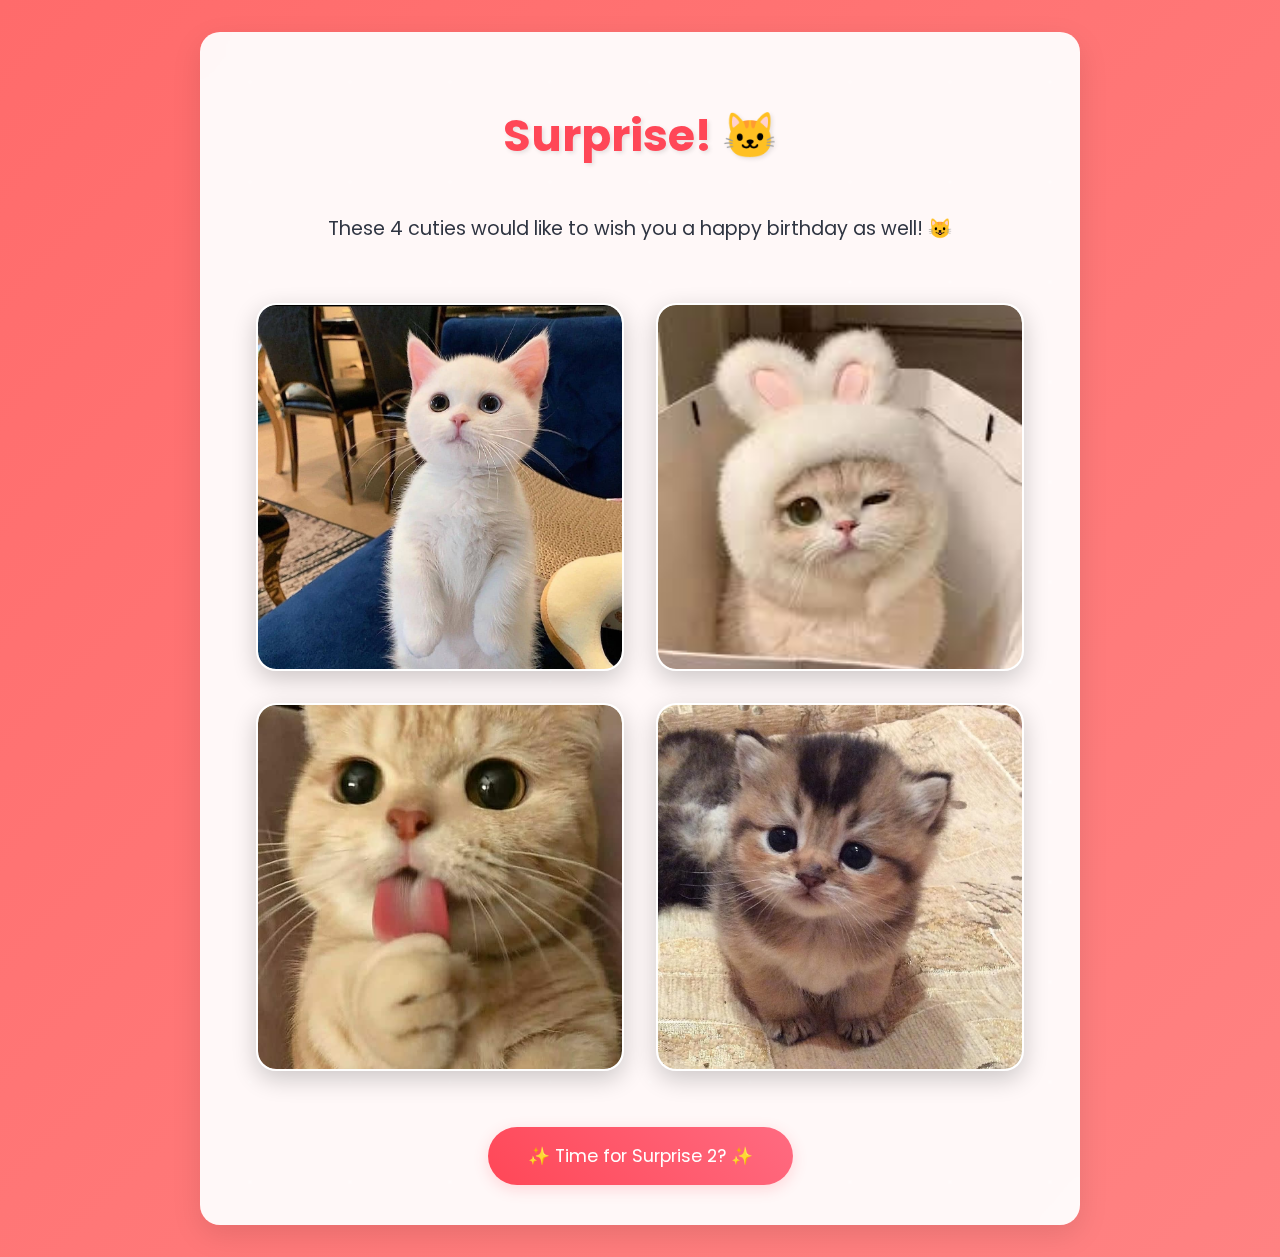
<file: note.html>
<!DOCTYPE html>
<html lang="en">
<head>
    <meta charset="UTF-8">
    <meta name="viewport" content="width=device-width, initial-scale=1.0">
    <title>A Special Note</title>
    <link rel="preconnect" href="https://fonts.googleapis.com">
    <link rel="preconnect" href="https://fonts.gstatic.com" crossorigin>
    <link href="https://fonts.googleapis.com/css2?family=Playfair+Display:ital,wght@0,400;0,700;1,400&family=Poppins:wght@400;500&display=swap" rel="stylesheet">
    <link rel="stylesheet" href="styles.css">
    <style>
        .cat-gallery {
            display: grid;
            grid-template-columns: repeat(2, 1fr);
            gap: 2rem;
            margin: 2.5rem 0;
            padding: 1rem;
        }
        
        .cat-card {
            position: relative;
            border-radius: 20px;
            overflow: hidden;
            box-shadow: 0 8px 25px rgba(0, 0, 0, 0.2);
            transition: all 0.4s cubic-bezier(0.4, 0, 0.2, 1);
            border: 2px solid rgba(255, 255, 255, 0.1);
            background: rgba(255, 255, 255, 0.05);
            backdrop-filter: blur(5px);
            aspect-ratio: 1;
        }
        
        .cat-card:hover {
            transform: translateY(-5px);
            box-shadow: 0 12px 30px rgba(0, 0, 0, 0.3);
            border-color: rgba(255, 255, 255, 0.2);
        }
        
        .cat-image {
            width: 100%;
            height: 100%;
            object-fit: cover;
            border-radius: 18px;
            transition: transform 0.4s ease;
        }
        
        .cat-card:hover .cat-image {
            transform: scale(1.05);
        }
        
        .cat-message {
            position: absolute;
            bottom: 0;
            left: 0;
            right: 0;
            padding: 1rem;
            background: rgba(0, 0, 0, 0.7);
            color: white;
            font-family: 'Playfair Display', serif;
            font-style: italic;
            font-size: 1rem;
            opacity: 0;
            transform: translateY(100%);
            transition: all 0.3s ease;
            backdrop-filter: blur(5px);
            text-align: center;
            border-bottom-left-radius: 18px;
            border-bottom-right-radius: 18px;
        }
        
        .cat-card:hover .cat-message {
            opacity: 1;
            transform: translateY(0);
        }

        @media (max-width: 768px) {
            .cat-gallery {
                grid-template-columns: 1fr;
                gap: 1.5rem;
            }
        }
    </style>
</head>
<body>
    <div class="container">
        <h1>Surprise! 🐱</h1>
        <p>These 4 cuties would like to wish you a happy birthday as well! 😺</p>
        <div class="cat-gallery">
            <div class="cat-card">
                <img src="images/v82wta66q5971.jpg" alt="Cute Cat 1" class="cat-image">
                <div class="cat-message">Loading...</div>
            </div>
            <div class="cat-card">
                <img src="images/images.jpg" alt="Cute Cat 2" class="cat-image">
                <div class="cat-message">Loading... 🎂</div>
            </div>
            <div class="cat-card">
                <img src="images/4_Image.jpg" alt="Cute Cat 3" class="cat-image">
                <div class="cat-message">Loading...</div>
            </div>
            <div class="cat-card">
                <img src="images/0_A7MUqyCLvZDcHkfM.jpg" alt="Cute Cat 4" class="cat-image">
                <div class="cat-message">Loading...</div>
            </div>
        </div>
        <div class="buttons">
            <a href="index.html" class="btn">✨ Time for Surprise 2? ✨</a>
        </div>
    </div>
</body>
</html>
</file>
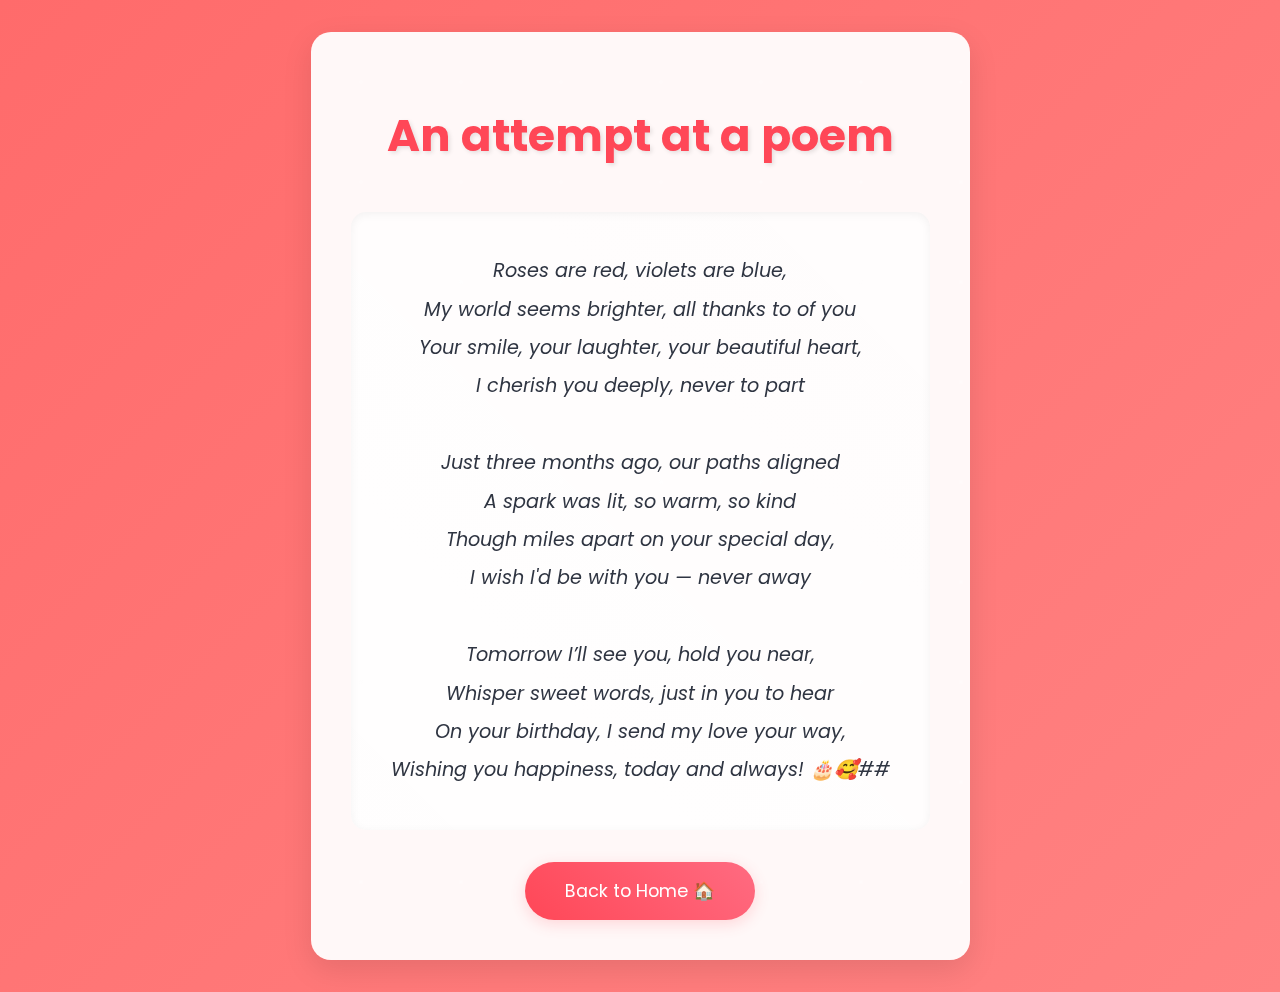
<file: poem.html>
<!DOCTYPE html>
<html lang="en">
<head>
    <meta charset="UTF-8">
    <meta name="viewport" content="width=device-width, initial-scale=1.0">
    <title>A Poem for You</title>
    <link rel="preconnect" href="https://fonts.googleapis.com">
    <link rel="preconnect" href="https://fonts.gstatic.com" crossorigin>
    <link href="https://fonts.googleapis.com/css2?family=Poppins:wght@400;700&display=swap" rel="stylesheet">
    <link rel="stylesheet" href="styles.css">
</head>
<body>
    <div class="container">
        <h1>An attempt at a poem</h1>
        <p class="poem">
            Roses are red, violets are blue,<br>
            My world seems brighter, all thanks to of you <br>
            Your smile, your laughter, your beautiful heart,<br>
            I cherish you deeply, never to part <br>
            <br>
            Just three months ago, our paths aligned <br>
            A spark was lit, so warm, so kind <br>
            Though miles apart on your special day, <br>
            I wish I'd be with you — never away <br>
            <br>
            Tomorrow I’ll see you, hold you near, <br>
            Whisper sweet words, just in you to hear <br>
            On your birthday, I send my love your way,<br>
            Wishing you happiness, today and always! 🎂🥰##
        </p>
        <div class="buttons">
            <a href="index.html" class="btn">Back to Home 🏠</a>
        </div>
    </div>
</body>
</html>
</file>
<file: styles.css>
body {
    font-family: 'Poppins', sans-serif;
    margin: 0;
    padding: 0;
    min-height: 100vh;
    background: linear-gradient(135deg, #ff6b6b, #ff9999, #ffc2c2);
    background-size: 400% 400%;
    animation: gradient 15s ease infinite;
    display: flex;
    justify-content: center;
    align-items: center;
    position: relative;
    overflow: hidden;
}

@keyframes gradient {
    0% { background-position: 0% 50%; }
    50% { background-position: 100% 50%; }
    100% { background-position: 0% 50%; }
}

.container {
    max-width: 800px;
    margin: 2rem;
    background: rgba(255, 255, 255, 0.95);
    padding: 2.5rem;
    border-radius: 20px;
    box-shadow: 0 10px 30px rgba(0, 0, 0, 0.1);
    backdrop-filter: blur(10px);
    transform: translateY(0);
    transition: transform 0.3s ease;
    animation: float 6s ease-in-out infinite;
    text-align: center;
    position: relative;
    overflow: hidden;
}

.container::after {
    content: '';
    position: absolute;
    top: 0;
    left: 0;
    right: 0;
    bottom: 0;
    background: linear-gradient(45deg, 
        rgba(255, 255, 255, 0) 0%,
        rgba(255, 255, 255, 0.1) 50%,
        rgba(255, 255, 255, 0) 100%);
    transform: translateX(-100%);
    animation: shine 8s infinite;
}

@keyframes shine {
    0% { transform: translateX(-100%); }
    20% { transform: translateX(100%); }
    100% { transform: translateX(100%); }
}

@keyframes float {
    0% { transform: translateY(0px); }
    50% { transform: translateY(-20px); }
    100% { transform: translateY(0px); }
}

.profile-pic, .cat-image {
    width: 250px;
    height: 250px;
    object-fit: cover;
    border-radius: 20px;
    margin-bottom: 2rem;
    box-shadow: 0 8px 20px rgba(0, 0, 0, 0.1);
    transition: all 0.5s ease;
    position: relative;
}

.profile-pic:hover, .cat-image:hover {
    transform: scale(1.05) rotate(2deg);
    box-shadow: 0 15px 30px rgba(0, 0, 0, 0.2);
}

.profile-pic::before, .cat-image::before {
    content: '';
    position: absolute;
    top: 0;
    left: 0;
    right: 0;
    bottom: 0;
    border-radius: 20px;
    background: linear-gradient(45deg, rgba(255,71,87,0.3), rgba(255,107,129,0.3));
    opacity: 0;
    transition: opacity 0.3s ease;
}

.profile-pic:hover::before, .cat-image:hover::before {
    opacity: 1;
}

h1 {
    color: #ff4757;
    font-size: 2.8rem;
    margin-bottom: 1.5rem;
    font-weight: 700;
    text-shadow: 2px 2px 4px rgba(0, 0, 0, 0.1);
    position: relative;
    display: inline-block;
}

h1::after {
    content: '';
    position: absolute;
    left: 0;
    bottom: -10px;
    width: 100%;
    height: 3px;
    background: linear-gradient(90deg, #ff4757, #ff6b81, #ff4757);
    transform: scaleX(0);
    transform-origin: left;
    transition: transform 0.3s ease;
}

.container:hover h1::after {
    transform: scaleX(1);
}

p {
    font-size: 1.2rem;
    color: #2f3542;
    line-height: 1.8;
    margin-bottom: 2rem;
    transition: transform 0.3s ease;
}

p:hover {
    transform: translateY(-2px);
}

.buttons {
    display: flex;
    gap: 1.5rem;
    justify-content: center;
    flex-wrap: wrap;
    margin-top: 2rem;
}

.btn {
    display: inline-block;
    padding: 1rem 2.5rem;
    font-size: 1.1rem;
    color: white;
    background: linear-gradient(45deg, #ff4757, #ff6b81);
    text-decoration: none;
    border-radius: 50px;
    transition: all 0.3s ease;
    box-shadow: 0 4px 15px rgba(255, 71, 87, 0.2);
    position: relative;
    overflow: hidden;
}

.btn::before {
    content: '';
    position: absolute;
    top: 0;
    left: 0;
    width: 100%;
    height: 100%;
    background: linear-gradient(45deg, rgba(255,255,255,0.1), rgba(255,255,255,0.2));
    transform: translateX(-100%) rotate(45deg);
    transition: transform 0.6s ease;
}

.btn:hover {
    transform: translateY(-3px);
    box-shadow: 0 8px 25px rgba(255, 71, 87, 0.3);
    background: linear-gradient(45deg, #ff6b81, #ff4757);
}

.btn:hover::before {
    transform: translateX(100%) rotate(45deg);
}

.poem {
    font-style: italic;
    line-height: 2;
    background: linear-gradient(45deg, rgba(255, 255, 255, 0.9), rgba(255, 255, 255, 0.7));
    padding: 2.5rem;
    border-radius: 15px;
    box-shadow: inset 0 2px 10px rgba(0, 0, 0, 0.05);
    position: relative;
    transition: all 0.3s ease;
}

.poem:hover {
    transform: translateY(-5px);
    box-shadow: inset 0 2px 15px rgba(0, 0, 0, 0.1);
}

/* Floating particles with multiple sizes */
.container::before {
    content: '';
    position: fixed;
    top: 0;
    left: 0;
    width: 100%;
    height: 100%;
    pointer-events: none;
    background-image: 
        url("data:image/svg+xml,%3Csvg width='100' height='100' viewBox='0 0 100 100' xmlns='http://www.w3.org/2000/svg'%3E%3Ccircle cx='50' cy='50' r='2' fill='rgba(255,255,255,0.2)'/%3E%3C/svg%3E"),
        url("data:image/svg+xml,%3Csvg width='100' height='100' viewBox='0 0 100 100' xmlns='http://www.w3.org/2000/svg'%3E%3Ccircle cx='50' cy='50' r='1' fill='rgba(255,255,255,0.15)'/%3E%3C/svg%3E");
    animation: snow 10s linear infinite;
}

@keyframes snow {
    0% { background-position: 0 0, 0 0; }
    100% { background-position: 500px 1000px, 400px 800px; }
}

/* Add responsive design improvements */
@media (max-width: 768px) {
    .container {
        margin: 1rem;
        padding: 1.5rem;
    }
    
    h1 {
        font-size: 2rem;
    }
    
    .profile-pic, .cat-image {
        width: 200px;
        height: 200px;
    }
    
    .buttons {
        gap: 1rem;
    }
    
    .btn {
        padding: 0.8rem 1.8rem;
        font-size: 1rem;
    }
}

/* Add loading animation */
@keyframes fadeIn {
    from { opacity: 0; transform: translateY(20px); }
    to { opacity: 1; transform: translateY(0); }
}

.container > * {
    animation: fadeIn 0.6s ease-out forwards;
}

.container > *:nth-child(1) { animation-delay: 0.1s; }
.container > *:nth-child(2) { animation-delay: 0.2s; }
.container > *:nth-child(3) { animation-delay: 0.3s; }
.container > *:nth-child(4) { animation-delay: 0.4s; }
</file>
